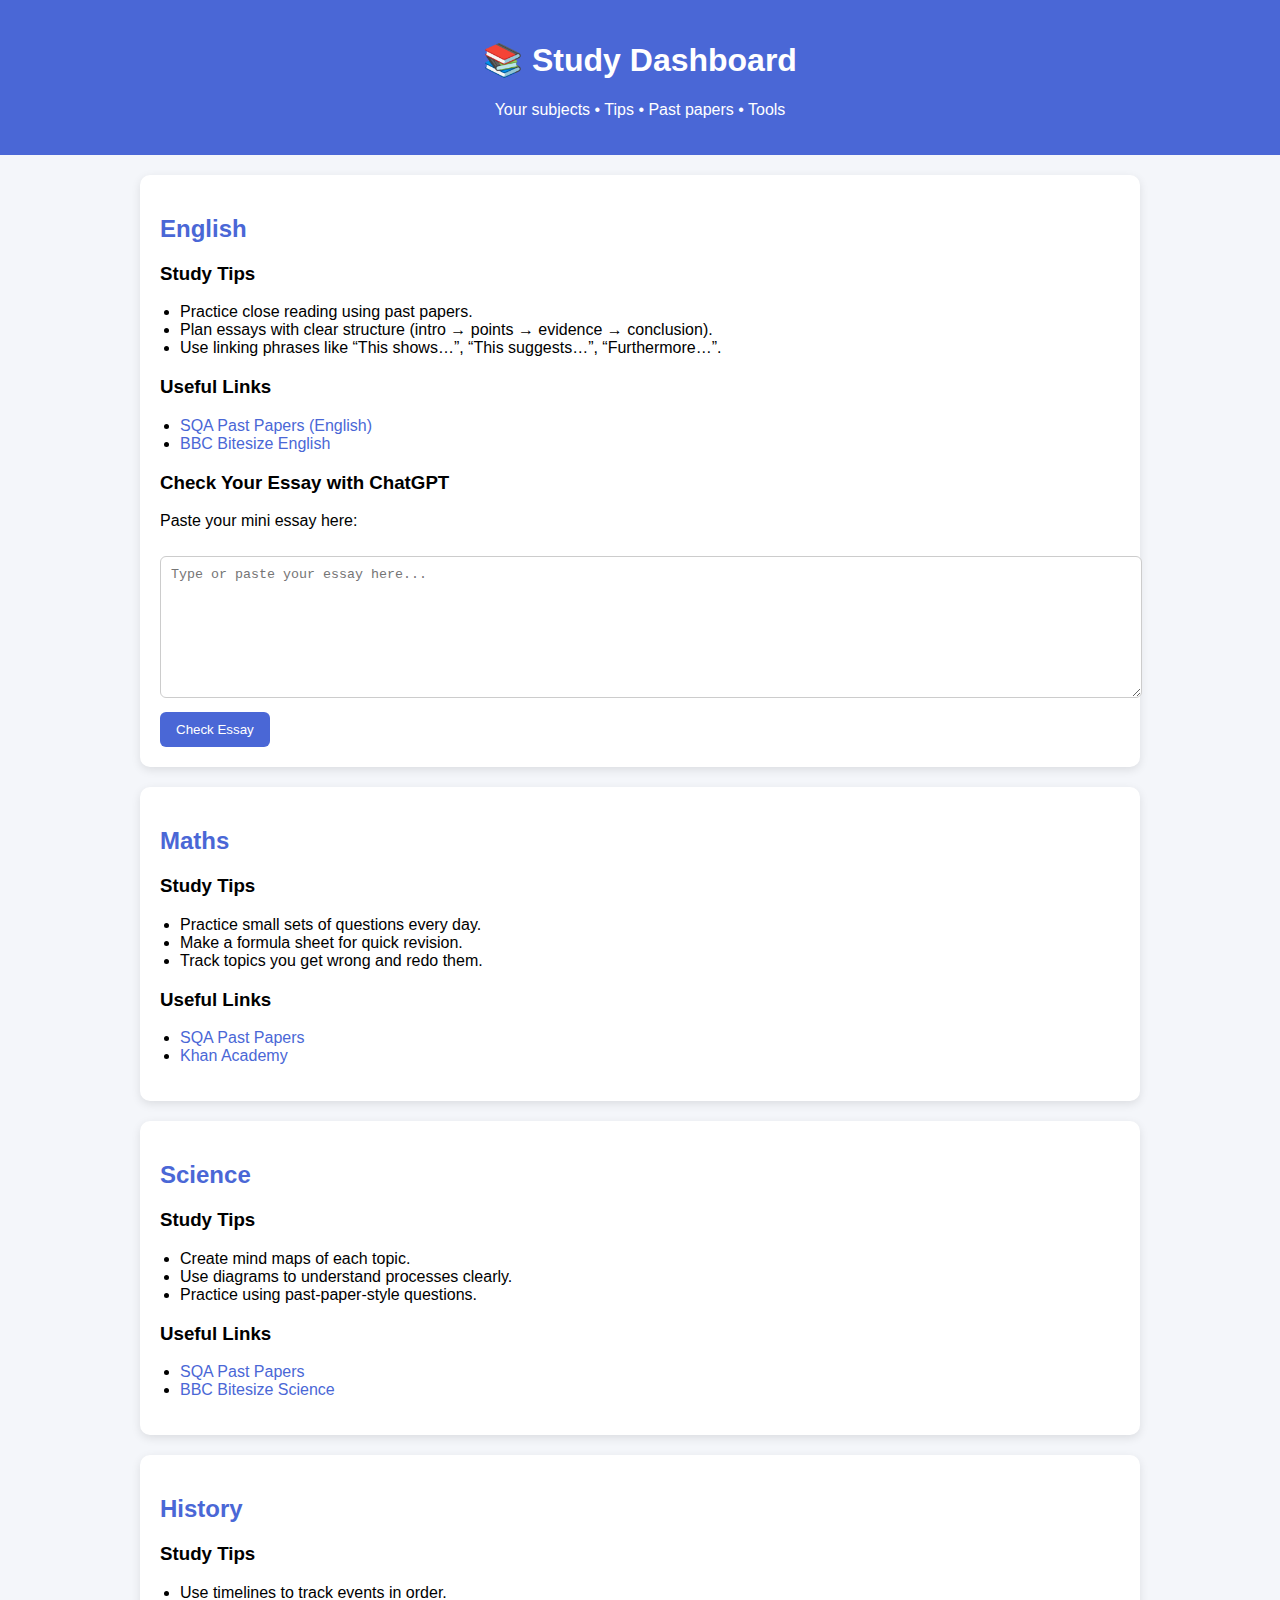
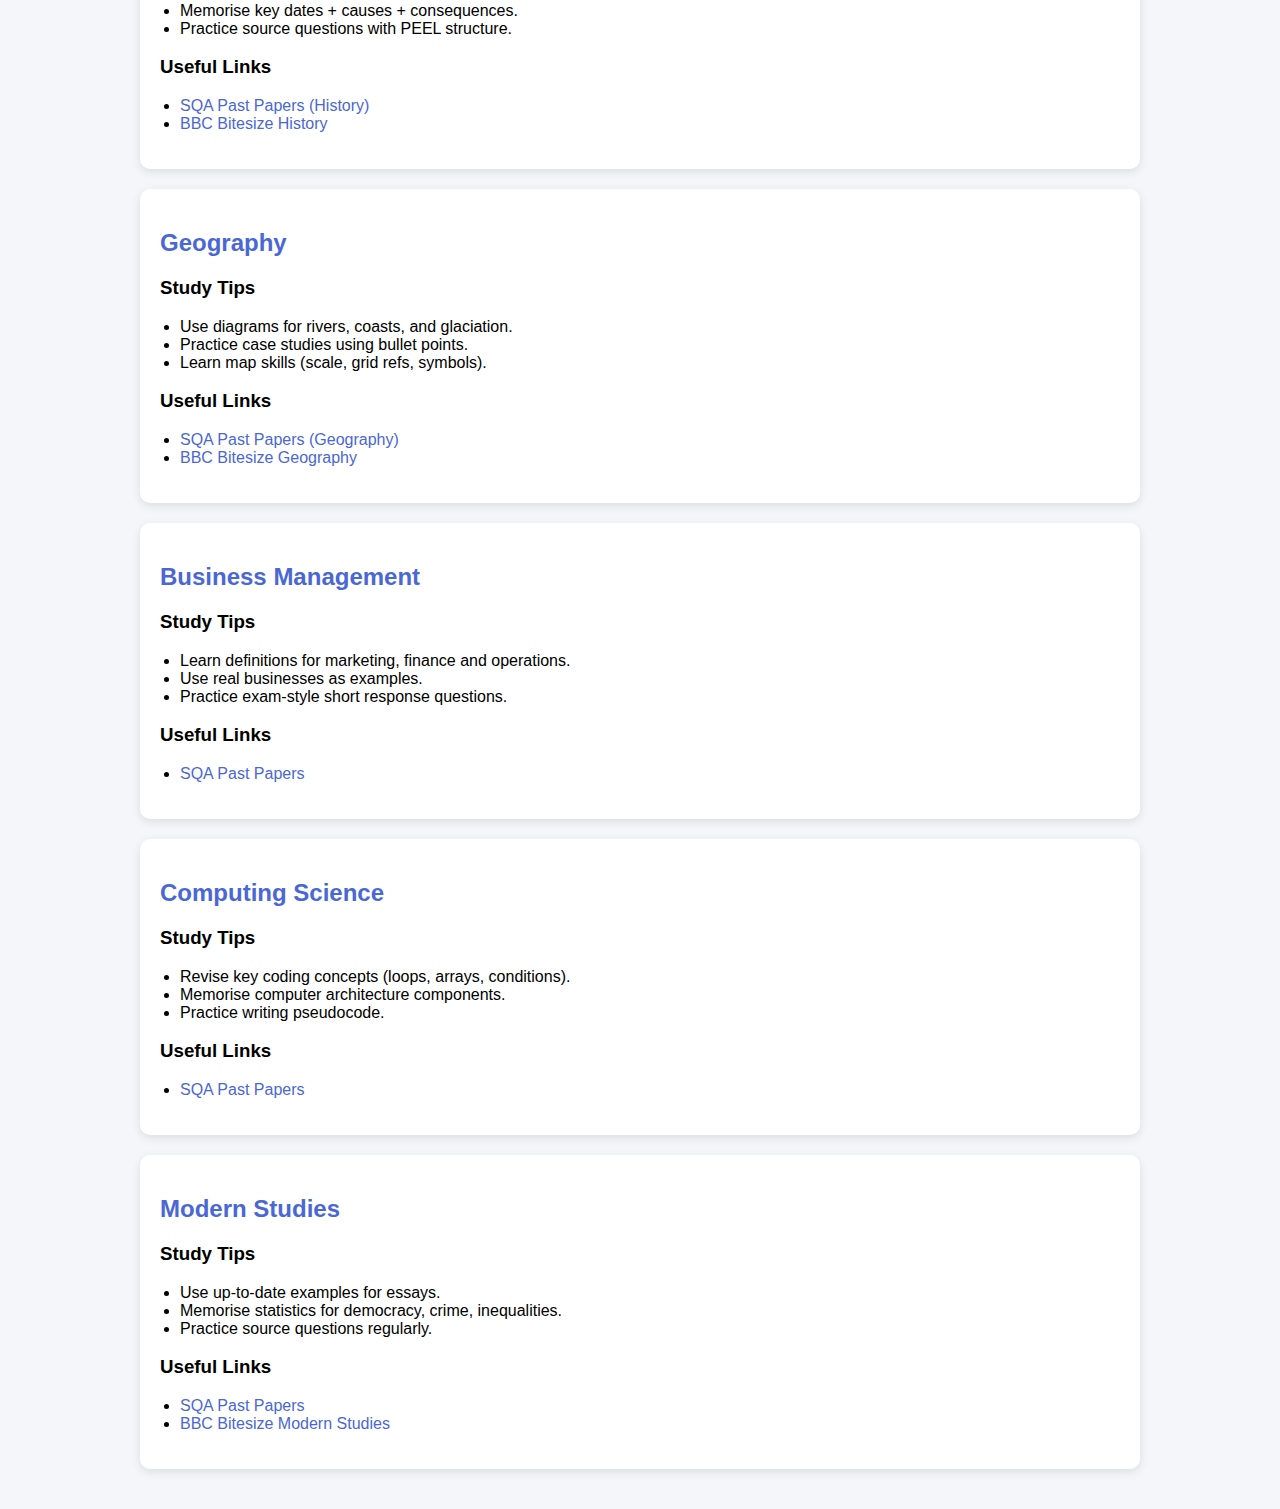
<file: index.html>
<!DOCTYPE html>
<html lang="en">
<head>
    <meta charset="UTF-8">
    <meta name="viewport" content="width=device-width, initial-scale=1.0">
    <title>Study Dashboard</title>

    <style>
        body {
            font-family: Arial, sans-serif;
            background: #f4f6fa;
            margin: 0;
            padding: 0;
        }

        header {
            background: #4a67d6;
            color: white;
            padding: 20px;
            text-align: center;
        }

        .container {
            width: 90%;
            margin: auto;
            max-width: 1000px;
            padding: 20px;
        }

        .subject {
            background: white;
            border-radius: 10px;
            padding: 20px;
            margin-bottom: 20px;
            box-shadow: 0 3px 10px rgba(0,0,0,0.1);
        }

        .subject h2 {
            color: #4a67d6;
        }

        ul { padding-left: 20px; }

        a {
            color: #4a67d6;
            text-decoration: none;
        }

        a:hover { text-decoration: underline; }

        textarea {
            width: 100%;
            height: 120px;
            padding: 10px;
            margin-top: 10px;
            border: 1px solid #ccc;
            border-radius: 6px;
            resize: vertical;
        }

        button {
            background: #4a67d6;
            border: none;
            color: white;
            padding: 10px 16px;
            border-radius: 6px;
            cursor: pointer;
            margin-top: 10px;
        }

        button:hover {
            background: #3d55b3;
        }
    </style>

    <script>
        function sendEssayToChatGPT() {
            const essay = document.getElementById("englishEssay").value;
            if (!essay.trim()) {
                alert("Please enter your essay first.");
                return;
            }

            const prompt = encodeURIComponent(
                "Is this any good for Nat 5 English?\n\nHere is my essay:\n" + essay
            );

            // Opens ChatGPT with the prompt already inserted
            window.open("https://chat.openai.com/?q=" + prompt, "_blank");
        }
    </script>

</head>

<body>

<header>
    <h1>📚 Study Dashboard</h1>
    <p>Your subjects • Tips • Past papers • Tools</p>
</header>

<div class="container">

    <!-- ENGLISH -->
    <div class="subject">
        <h2>English</h2>

        <h3>Study Tips</h3>
        <ul>
            <li>Practice close reading using past papers.</li>
            <li>Plan essays with clear structure (intro → points → evidence → conclusion).</li>
            <li>Use linking phrases like “This shows…”, “This suggests…”, “Furthermore…”.</li>
        </ul>

        <h3>Useful Links</h3>
        <ul>
            <li><a href="https://www.sqa.org.uk/pastpapers" target="_blank">SQA Past Papers (English)</a></li>
            <li><a href="https://www.bbc.co.uk/bitesize" target="_blank">BBC Bitesize English</a></li>
        </ul>

        <h3>Check Your Essay with ChatGPT</h3>
        <p>Paste your mini essay here:</p>
        <textarea id="englishEssay" placeholder="Type or paste your essay here..."></textarea>
        <button onclick="sendEssayToChatGPT()">Check Essay</button>
    </div>

    <!-- MATHS -->
    <div class="subject">
        <h2>Maths</h2>
        <h3>Study Tips</h3>
        <ul>
            <li>Practice small sets of questions every day.</li>
            <li>Make a formula sheet for quick revision.</li>
            <li>Track topics you get wrong and redo them.</li>
        </ul>

        <h3>Useful Links</h3>
        <ul>
            <li><a href="https://www.sqa.org.uk/pastpapers" target="_blank">SQA Past Papers</a></li>
            <li><a href="https://www.khanacademy.org/math" target="_blank">Khan Academy</a></li>
        </ul>
    </div>

    <!-- SCIENCE -->
    <div class="subject">
        <h2>Science</h2>
        <h3>Study Tips</h3>
        <ul>
            <li>Create mind maps of each topic.</li>
            <li>Use diagrams to understand processes clearly.</li>
            <li>Practice using past-paper-style questions.</li>
        </ul>

        <h3>Useful Links</h3>
        <ul>
            <li><a href="https://www.sqa.org.uk/pastpapers" target="_blank">SQA Past Papers</a></li>
            <li><a href="https://www.bbc.co.uk/bitesize/levels" target="_blank">BBC Bitesize Science</a></li>
        </ul>
    </div>

    <!-- HISTORY -->
    <div class="subject">
        <h2>History</h2>
        <h3>Study Tips</h3>
        <ul>
            <li>Use timelines to track events in order.</li>
            <li>Memorise key dates + causes + consequences.</li>
            <li>Practice source questions with PEEL structure.</li>
        </ul>

        <h3>Useful Links</h3>
        <ul>
            <li><a href="https://www.sqa.org.uk/pastpapers" target="_blank">SQA Past Papers (History)</a></li>
            <li><a href="https://www.bbc.co.uk/bitesize" target="_blank">BBC Bitesize History</a></li>
        </ul>
    </div>

    <!-- GEOGRAPHY -->
    <div class="subject">
        <h2>Geography</h2>
        <h3>Study Tips</h3>
        <ul>
            <li>Use diagrams for rivers, coasts, and glaciation.</li>
            <li>Practice case studies using bullet points.</li>
            <li>Learn map skills (scale, grid refs, symbols).</li>
        </ul>

        <h3>Useful Links</h3>
        <ul>
            <li><a href="https://www.sqa.org.uk/pastpapers" target="_blank">SQA Past Papers (Geography)</a></li>
            <li><a href="https://www.bbc.co.uk/bitesize" target="_blank">BBC Bitesize Geography</a></li>
        </ul>
    </div>

    <!-- BUSINESS -->
    <div class="subject">
        <h2>Business Management</h2>
        <h3>Study Tips</h3>
        <ul>
            <li>Learn definitions for marketing, finance and operations.</li>
            <li>Use real businesses as examples.</li>
            <li>Practice exam-style short response questions.</li>
        </ul>

        <h3>Useful Links</h3>
        <ul>
            <li><a href="https://www.sqa.org.uk/pastpapers" target="_blank">SQA Past Papers</a></li>
        </ul>
    </div>

    <!-- COMPUTING -->
    <div class="subject">
        <h2>Computing Science</h2>
        <h3>Study Tips</h3>
        <ul>
            <li>Revise key coding concepts (loops, arrays, conditions).</li>
            <li>Memorise computer architecture components.</li>
            <li>Practice writing pseudocode.</li>
        </ul>

        <h3>Useful Links</h3>
        <ul>
            <li><a href="https://www.sqa.org.uk/pastpapers" target="_blank">SQA Past Papers</a></li>
        </ul>
    </div>

    <!-- MODERN STUDIES -->
    <div class="subject">
        <h2>Modern Studies</h2>
        <h3>Study Tips</h3>
        <ul>
            <li>Use up-to-date examples for essays.</li>
            <li>Memorise statistics for democracy, crime, inequalities.</li>
            <li>Practice source questions regularly.</li>
        </ul>

        <h3>Useful Links</h3>
        <ul>
            <li><a href="https://www.sqa.org.uk/pastpapers" target="_blank">SQA Past Papers</a></li>
            <li><a href="https://www.bbc.co.uk/bitesize" target="_blank">BBC Bitesize Modern Studies</a></li>
        </ul>
    </div>

</div>

</body>
</html>
</file>
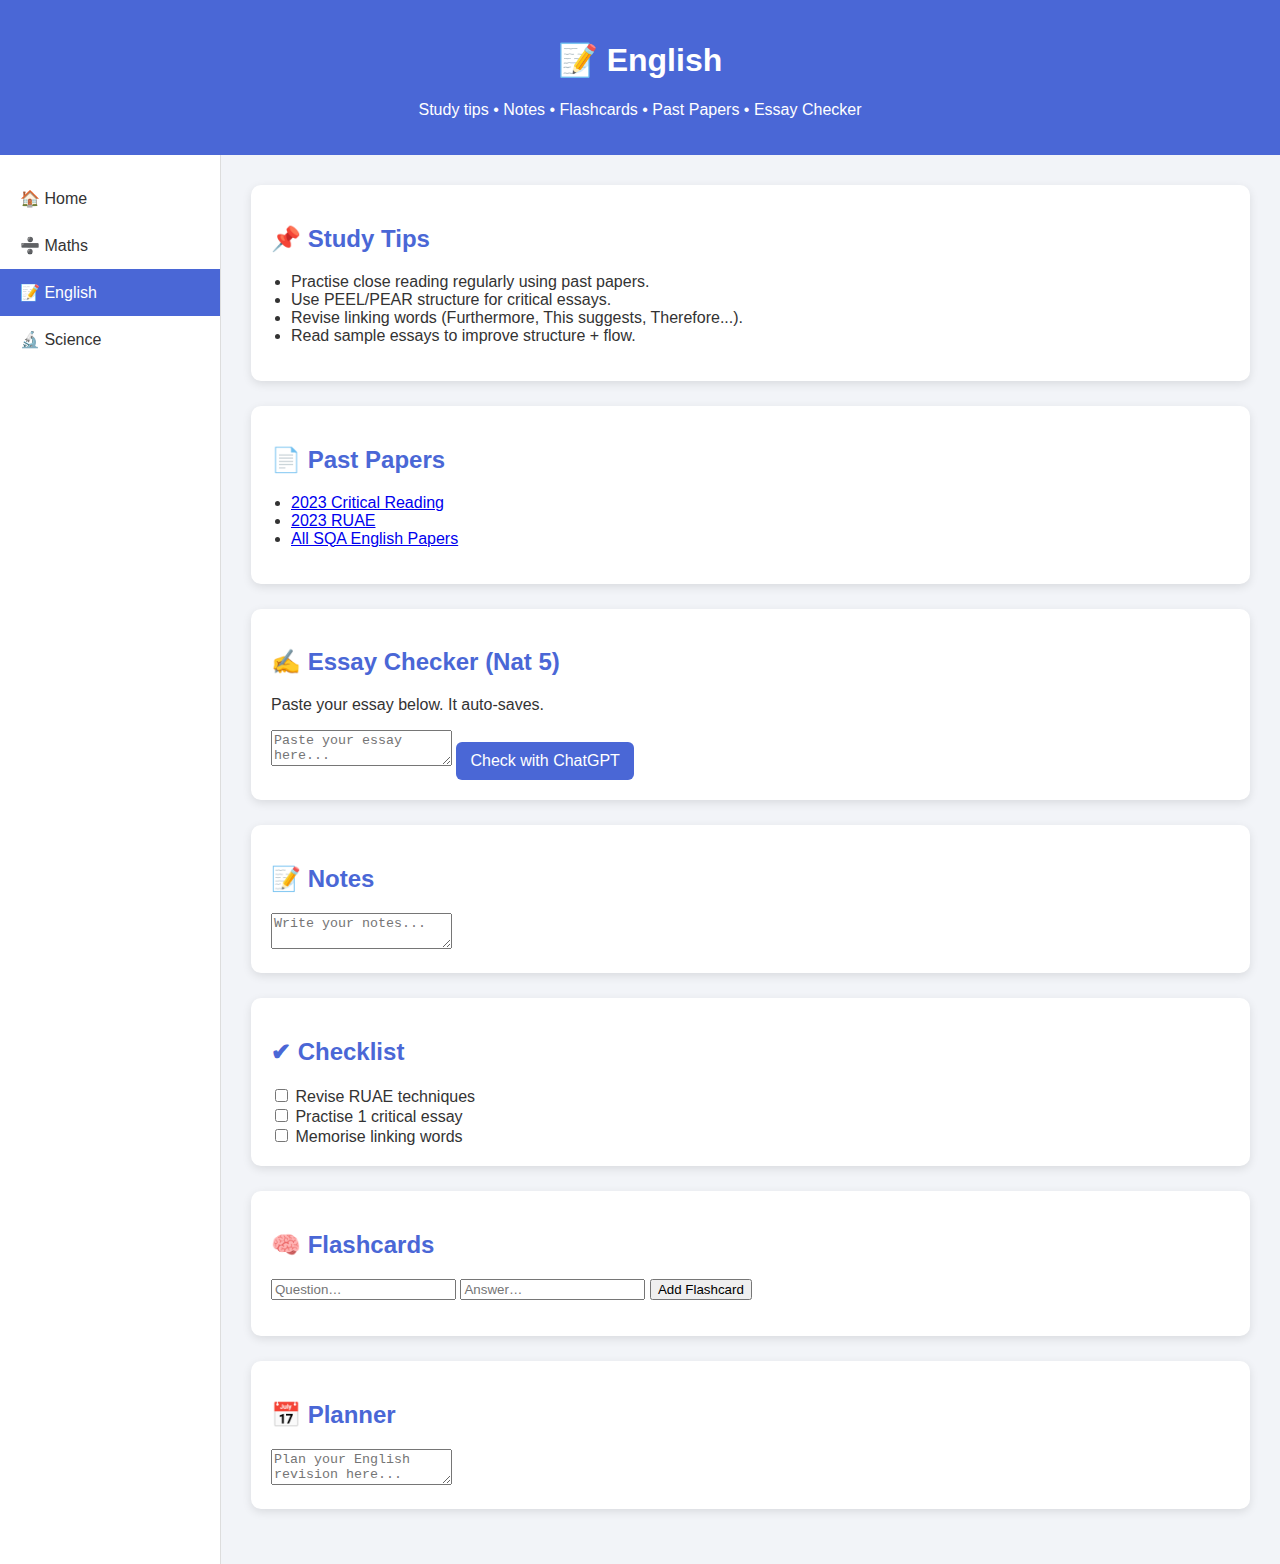
<file: english.html>
<!DOCTYPE html>
<html lang="en">
<head>
    <meta charset="UTF-8">
    <title>English Revision</title>
    <link rel="stylesheet" href="style.css">
    <script src="script.js" defer></script>
</head>

<body>

<header>
    <h1>📝 English</h1>
    <p>Study tips • Notes • Flashcards • Past Papers • Essay Checker</p>
</header>

<div class="container">

    <!-- SIDEBAR -->
    <div class="sidebar">
        <a href="index.html">🏠 Home</a>
        <a href="maths.html">➗ Maths</a>
        <a href="english.html" class="active">📝 English</a>
        <a href="science.html">🔬 Science</a>
    </div>

    <!-- MAIN CONTENT -->
    <div class="content">

        <!-- STUDY TIPS -->
        <div class="box">
            <h2>📌 Study Tips</h2>
            <ul>
                <li>Practise close reading regularly using past papers.</li>
                <li>Use PEEL/PEAR structure for critical essays.</li>
                <li>Revise linking words (Furthermore, This suggests, Therefore...).</li>
                <li>Read sample essays to improve structure + flow.</li>
            </ul>
        </div>

        <!-- PAST PAPERS -->
        <div class="box">
            <h2>📄 Past Papers</h2>
            <ul>
                <li><a href="https://www.sqa.org.uk/pastpapers/papers/papers/2023/N5_English_Critical-Reading_2023.pdf" target="_blank">2023 Critical Reading</a></li>
                <li><a href="https://www.sqa.org.uk/pastpapers/papers/papers/2023/N5_English_Reading-Analysis-UE_2023.pdf" target="_blank">2023 RUAE</a></li>
                <li><a href="https://www.sqa.org.uk/pastpapers/findpastpaper.htm?subject=English&level=National5" target="_blank">All SQA English Papers</a></li>
            </ul>
        </div>

        <!-- ESSAY CHECKER -->
        <div class="box">
            <h2>✍️ Essay Checker (Nat 5)</h2>
            <p>Paste your essay below. It auto-saves.</p>

            <textarea id="english-essay" placeholder="Paste your essay here..." oninput="save('english-essay')"></textarea>
            <script>load('english-essay');</script>

            <a class="btn" onclick="sendEssay()">Check with ChatGPT</a>
        </div>

        <!-- NOTES -->
        <div class="box">
            <h2>📝 Notes</h2>
            <textarea id="english-notes" placeholder="Write your notes..." oninput="save('english-notes')"></textarea>
            <script>load('english-notes');</script>
        </div>

        <!-- CHECKLIST -->
        <div class="box">
            <h2>✔ Checklist</h2>

            <label><input type="checkbox" id="eng-check-1" onclick="toggleCheck('eng-check-1')"> Revise RUAE techniques</label><br>
            <label><input type="checkbox" id="eng-check-2" onclick="toggleCheck('eng-check-2')"> Practise 1 critical essay</label><br>
            <label><input type="checkbox" id="eng-check-3" onclick="toggleCheck('eng-check-3')"> Memorise linking words</label><br>

            <script>
                loadCheck('eng-check-1');
                loadCheck('eng-check-2');
                loadCheck('eng-check-3');
            </script>
        </div>

        <!-- FLASHCARDS -->
        <div class="box">
            <h2>🧠 Flashcards</h2>

            <input id="english-q" type="text" placeholder="Question…">
            <input id="english-a" type="text" placeholder="Answer…">
            <button class="btn" onclick="addFlashcard('english')">Add Flashcard</button>

            <ul id="english-flashcards"></ul>

            <script>loadFlashcards('english');</script>
        </div>

        <!-- PLANNER -->
        <div class="box">
            <h2>📅 Planner</h2>

            <textarea id="english-planner" placeholder="Plan your English revision here..." oninput="save('english-planner')"></textarea>
            <script>load('english-planner');</script>
        </div>

    </div>

</div>

</body>
</html>
</file>
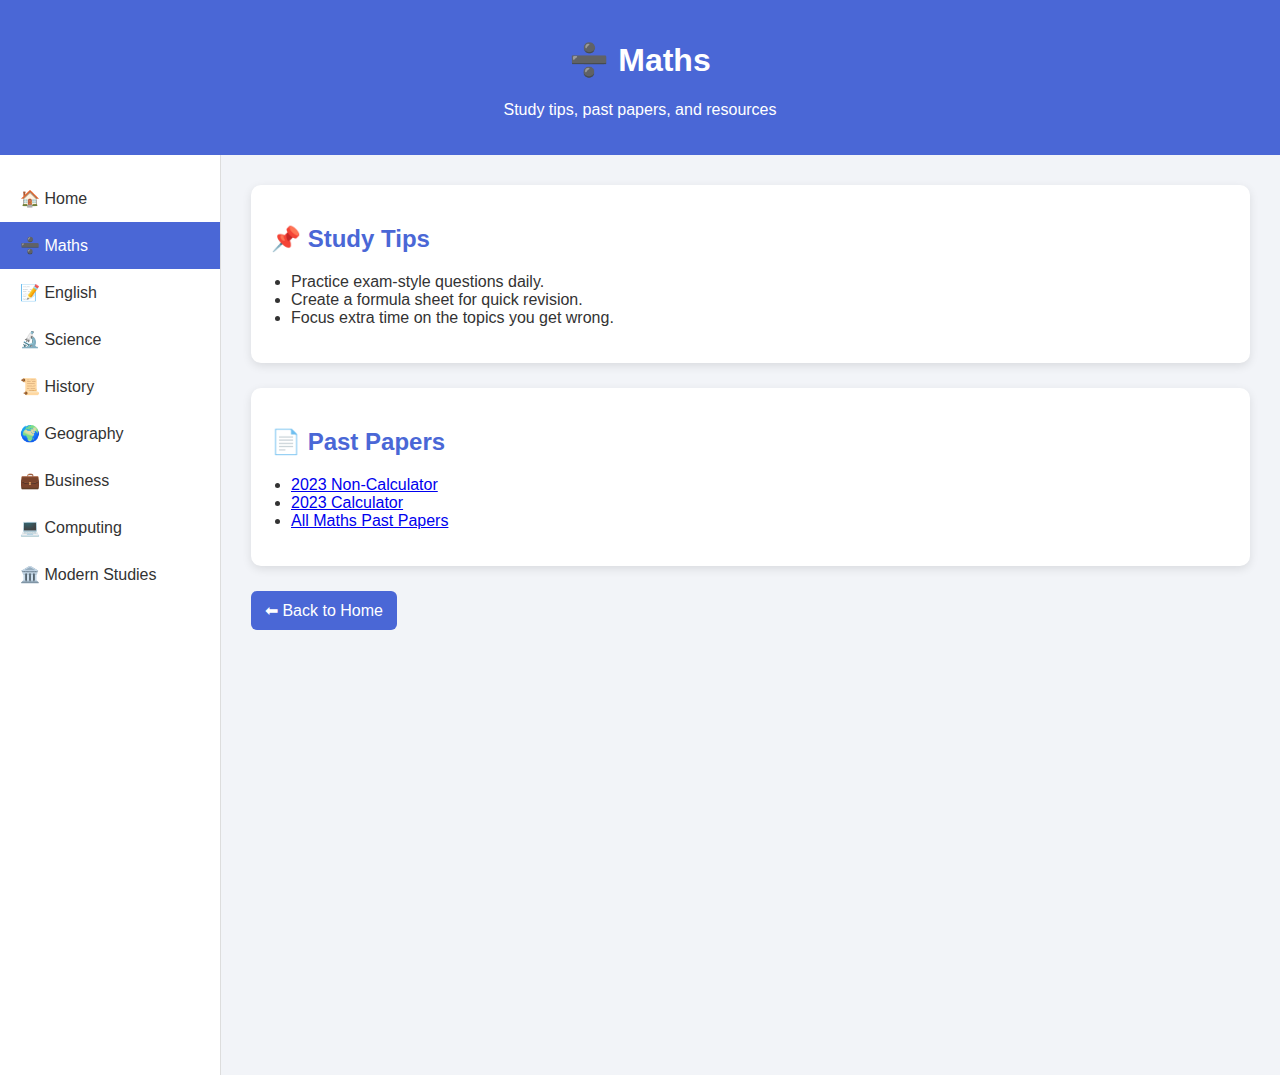
<file: maths.html>
<!DOCTYPE html>
<html lang="en">
<head>
    <meta charset="UTF-8">
    <title>Maths Revision</title>
    <link rel="stylesheet" href="style.css">
</head>

<body>

<header>
    <h1>➗ Maths</h1>
    <p>Study tips, past papers, and resources</p>
</header>

<div class="container">

    <div class="sidebar">
        <a href="index.html">🏠 Home</a>
        <a href="maths.html" class="active">➗ Maths</a>
        <a href="english.html">📝 English</a>
        <a href="science.html">🔬 Science</a>
        <a href="history.html">📜 History</a>
        <a href="geography.html">🌍 Geography</a>
        <a href="business.html">💼 Business</a>
        <a href="computing.html">💻 Computing</a>
        <a href="modernstudies.html">🏛️ Modern Studies</a>
    </div>

    <div class="content">

        <div class="box">
            <h2>📌 Study Tips</h2>
            <ul>
                <li>Practice exam-style questions daily.</li>
                <li>Create a formula sheet for quick revision.</li>
                <li>Focus extra time on the topics you get wrong.</li>
            </ul>
        </div>

        <div class="box">
            <h2>📄 Past Papers</h2>
            <ul>
                <li><a href="https://www.sqa.org.uk/pastpapers/papers/papers/2023/N5_Maths_Paper-1_Non-Calculator_2023.pdf" target="_blank">2023 Non-Calculator</a></li>
                <li><a href="https://www.sqa.org.uk/pastpapers/papers/papers/2023/N5_Maths_Paper-2_Calculator_2023.pdf" target="_blank">2023 Calculator</a></li>
                <li><a href="https://www.sqa.org.uk/pastpapers/findpastpaper.htm?subject=Mathematics&level=National5" target="_blank">All Maths Past Papers</a></li>
            </ul>
        </div>

        <a class="btn" href="index.html">⬅ Back to Home</a>

    </div>

</div>

</body>
</html>
</file>
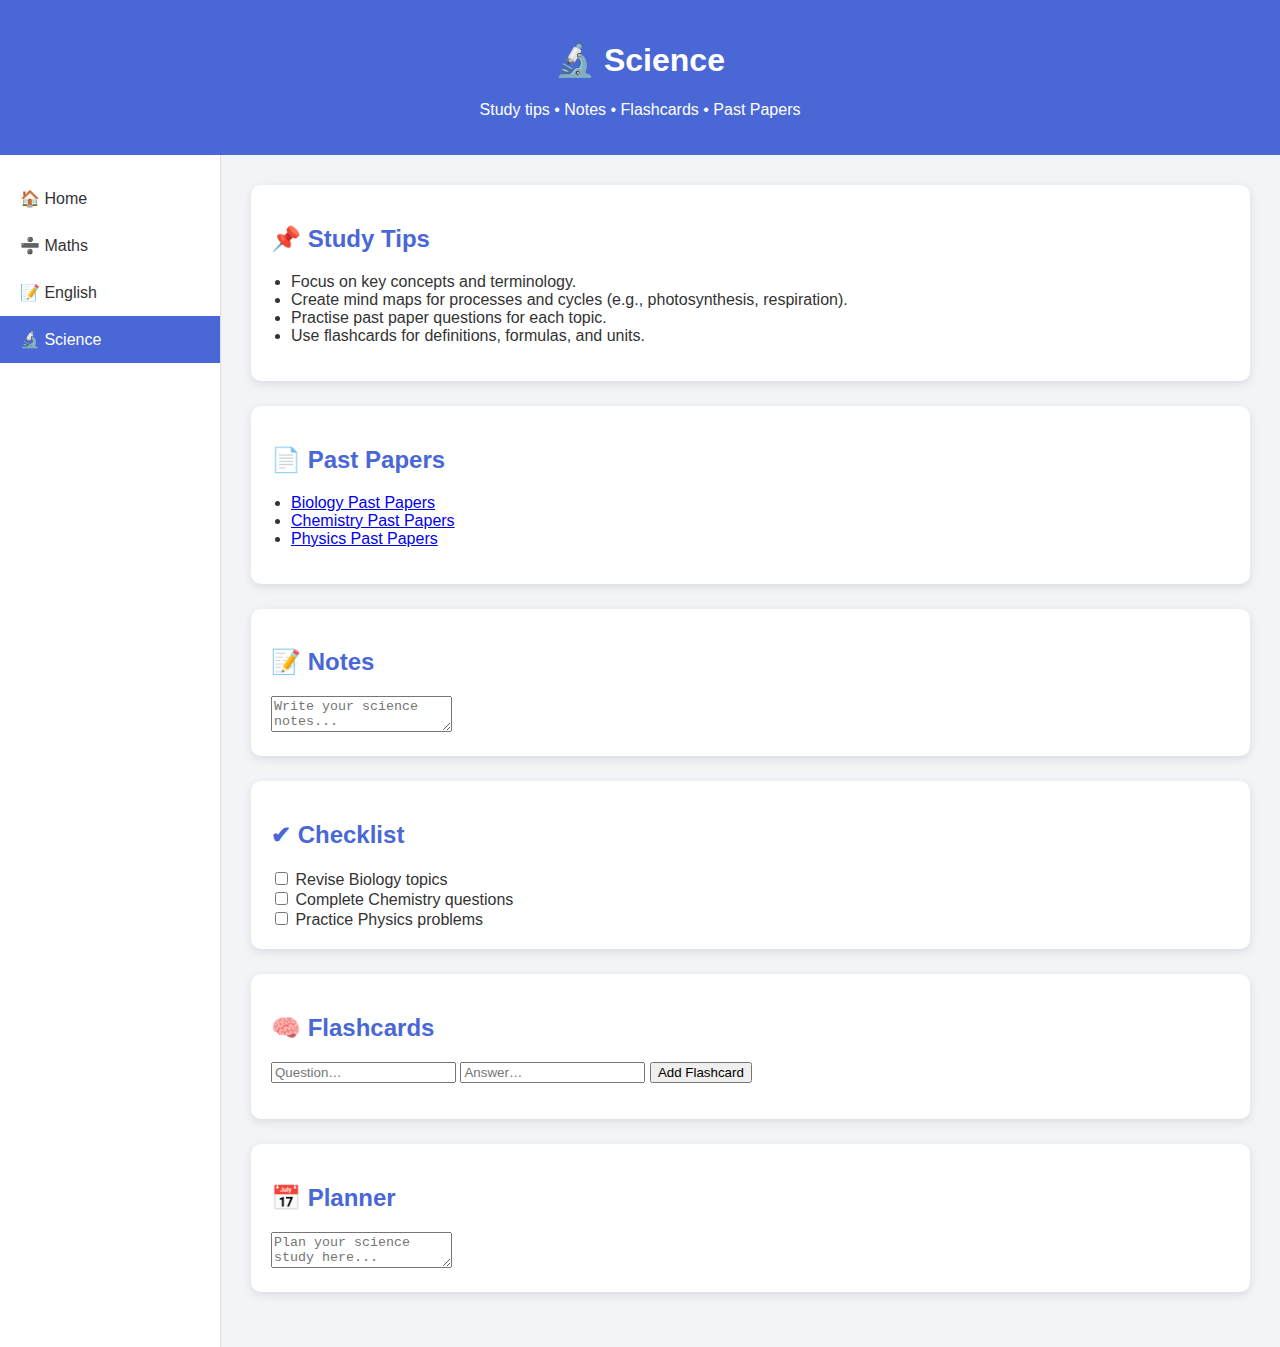
<file: science.html>
<!DOCTYPE html>
<html lang="en">
<head>
    <meta charset="UTF-8">
    <title>Science Revision</title>
    <link rel="stylesheet" href="style.css">
    <script src="script.js" defer></script>
</head>

<body>

<header>
    <h1>🔬 Science</h1>
    <p>Study tips • Notes • Flashcards • Past Papers</p>
</header>

<div class="container">

    <!-- SIDEBAR -->
    <div class="sidebar">
        <a href="index.html">🏠 Home</a>
        <a href="maths.html">➗ Maths</a>
        <a href="english.html">📝 English</a>
        <a href="science.html" class="active">🔬 Science</a>

    </div>

    <!-- MAIN CONTENT -->
    <div class="content">

        <!-- STUDY TIPS -->
        <div class="box">
            <h2>📌 Study Tips</h2>
            <ul>
                <li>Focus on key concepts and terminology.</li>
                <li>Create mind maps for processes and cycles (e.g., photosynthesis, respiration).</li>
                <li>Practise past paper questions for each topic.</li>
                <li>Use flashcards for definitions, formulas, and units.</li>
            </ul>
        </div>

        <!-- PAST PAPERS -->
        <div class="box">
            <h2>📄 Past Papers</h2>
            <ul>
                <li><a href="https://www.sqa.org.uk/pastpapers/findpastpaper.htm?subject=Biology&level=National5" target="_blank">Biology Past Papers</a></li>
                <li><a href="https://www.sqa.org.uk/pastpapers/findpastpaper.htm?subject=Chemistry&level=National5" target="_blank">Chemistry Past Papers</a></li>
                <li><a href="https://www.sqa.org.uk/pastpapers/findpastpaper.htm?subject=Physics&level=National5" target="_blank">Physics Past Papers</a></li>
            </ul>
        </div>

        <!-- NOTES -->
        <div class="box">
            <h2>📝 Notes</h2>
            <textarea id="science-notes" placeholder="Write your science notes..." oninput="save('science-notes')"></textarea>
            <script>load('science-notes');</script>
        </div>

        <!-- CHECKLIST -->
        <div class="box">
            <h2>✔ Checklist</h2>

            <label><input type="checkbox" id="science-check-1" onclick="toggleCheck('science-check-1')"> Revise Biology topics</label><br>
            <label><input type="checkbox" id="science-check-2" onclick="toggleCheck('science-check-2')"> Complete Chemistry questions</label><br>
            <label><input type="checkbox" id="science-check-3" onclick="toggleCheck('science-check-3')"> Practice Physics problems</label><br>

            <script>
                loadCheck('science-check-1');
                loadCheck('science-check-2');
                loadCheck('science-check-3');
            </script>
        </div>

        <!-- FLASHCARDS -->
        <div class="box">
            <h2>🧠 Flashcards</h2>

            <input id="science-q" type="text" placeholder="Question…">
            <input id="science-a" type="text" placeholder="Answer…">
            <button class="btn" onclick="addFlashcard('science')">Add Flashcard</button>

            <ul id="science-flashcards"></ul>

            <script>loadFlashcards('science');</script>
        </div>

        <!-- PLANNER -->
        <div class="box">
            <h2>📅 Planner</h2>

            <textarea id="science-planner" placeholder="Plan your science study here..." oninput="save('science-planner')"></textarea>
            <script>load('science-planner');</script>
        </div>

    </div>

</div>

</body>
</html>
</file>
<file: style.css>
/* ----- MAIN LAYOUT ----- */

body {
    margin: 0;
    font-family: "Segoe UI", Arial, sans-serif;
    background: #f2f4f8;
    color: #333;
}

header {
    background: #4a67d6;
    padding: 20px;
    color: white;
    text-align: center;
}

.container {
    display: flex;
    margin: 0;
}

/* ----- SIDEBAR ----- */

.sidebar {
    width: 220px;
    background: #ffffff;
    border-right: 1px solid #ddd;
    padding-top: 20px;
    min-height: 100vh;
}

.sidebar a {
    display: block;
    padding: 14px 20px;
    text-decoration: none;
    color: #333;
    font-weight: 500;
}

.sidebar a:hover {
    background: #e8eaff;
    color: #4a67d6;
}

.sidebar .active {
    background: #4a67d6;
    color: white;
}

/* ----- MAIN CONTENT ----- */

.content {
    flex: 1;
    padding: 30px;
}

h2 {
    color: #4a67d6;
}

.box {
    background: white;
    padding: 20px;
    border-radius: 10px;
    box-shadow: 0 3px 10px rgba(0,0,0,0.1);
    margin-bottom: 25px;
}

ul {
    padding-left: 20px;
}

a.btn {
    background: #4a67d6;
    padding: 10px 14px;
    color: white;
    border-radius: 6px;
    display: inline-block;
    text-decoration: none;
}

a.btn:hover {
    background: #3a52b2;
}
</file>
